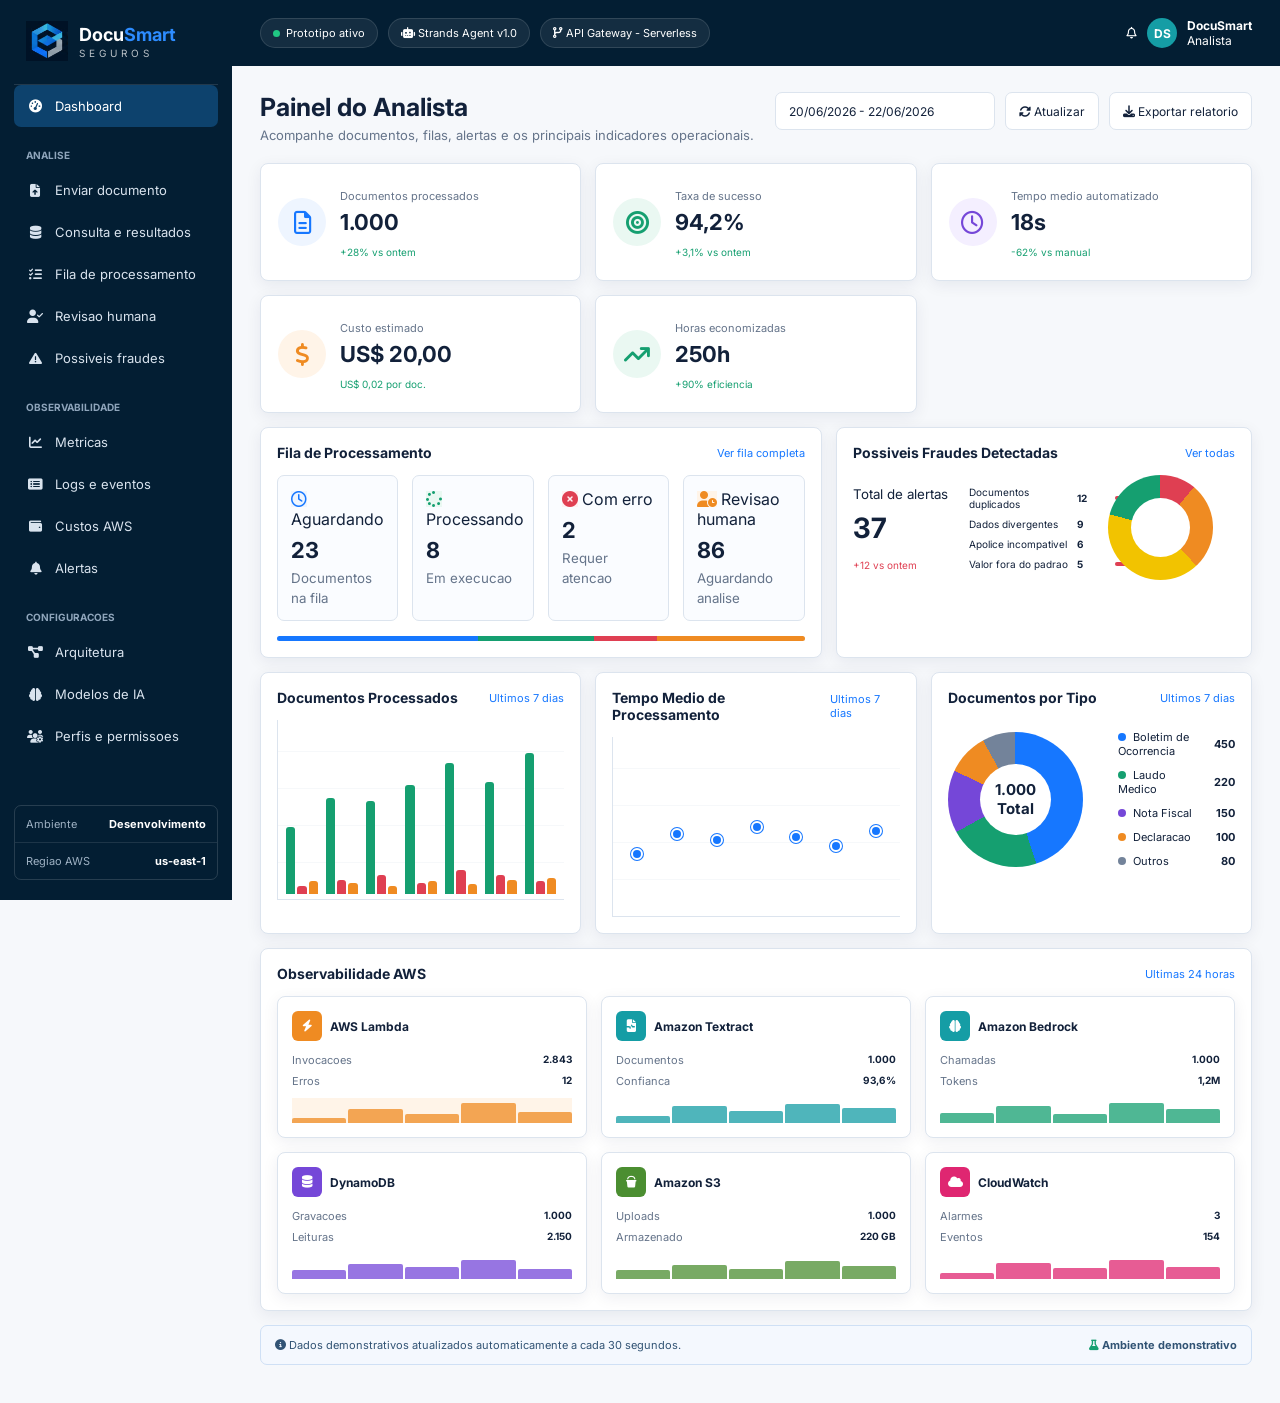
<file: Frontend/analyst/analyst.html>
<!DOCTYPE html>
<html lang="pt-BR">
<head>
    <meta charset="UTF-8">
    <meta name="viewport" content="width=device-width, initial-scale=1.0">
    <title>DocuSmart Seguros - Painel do Analista</title>
    <link rel="preconnect" href="https://fonts.googleapis.com">
    <link rel="preconnect" href="https://fonts.gstatic.com" crossorigin>
    <link href="https://fonts.googleapis.com/css2?family=Inter:wght@400;500;600;700;800&display=swap" rel="stylesheet">
    <link rel="stylesheet" href="https://cdnjs.cloudflare.com/ajax/libs/font-awesome/6.5.1/css/all.min.css">
    <link rel="stylesheet" href="analyst.css">
</head>
<body data-active="dashboard">
    <div class="app-shell">
        <aside class="side-nav" data-analyst-sidebar></aside>

        <main class="app-main">
            <header class="topbar">
                <button class="mobile-menu" data-menu aria-label="Abrir menu"><i class="fas fa-bars"></i></button>
                <div class="top-status">
                    <span class="status-pill"><span class="dot"></span>Prototipo ativo</span>
                    <span class="status-pill"><i class="fas fa-robot"></i> Strands Agent v1.0</span>
                    <span class="status-pill"><i class="fas fa-code-branch"></i> API Gateway - Serverless</span>
                </div>
                <div class="top-user">
                    <i class="far fa-bell"></i>
                    <div class="avatar">DS</div>
                    <span><strong>DocuSmart</strong><br>Analista</span>
                </div>
            </header>

            <div class="page">
                <section class="page-head">
                    <div>
                        <h1>Painel do Analista</h1>
                        <p>Acompanhe documentos, filas, alertas e os principais indicadores operacionais.</p>
                    </div>
                    <div class="toolbar">
                        <input class="control" type="text" value="20/06/2026 - 22/06/2026" aria-label="Periodo">
                        <button class="button" data-refresh><i class="fas fa-rotate"></i> Atualizar</button>
                        <button class="button"><i class="fas fa-download"></i> Exportar relatorio</button>
                    </div>
                </section>

                <section class="grid metrics-grid">
                    <article class="metric-card">
                        <div class="metric-icon tone-blue"><i class="far fa-file-lines"></i></div>
                        <div class="metric-copy"><small>Documentos processados</small><strong>1.000</strong><span class="delta">+28% vs ontem</span></div>
                    </article>
                    <article class="metric-card">
                        <div class="metric-icon tone-green"><i class="fas fa-bullseye"></i></div>
                        <div class="metric-copy"><small>Taxa de sucesso</small><strong>94,2%</strong><span class="delta">+3,1% vs ontem</span></div>
                    </article>
                    <article class="metric-card">
                        <div class="metric-icon tone-purple"><i class="far fa-clock"></i></div>
                        <div class="metric-copy"><small>Tempo medio automatizado</small><strong>18s</strong><span class="delta">-62% vs manual</span></div>
                    </article>
                    <article class="metric-card">
                        <div class="metric-icon tone-orange"><i class="fas fa-dollar-sign"></i></div>
                        <div class="metric-copy"><small>Custo estimado</small><strong>US$ 20,00</strong><span class="delta">US$ 0,02 por doc.</span></div>
                    </article>
                    <article class="metric-card">
                        <div class="metric-icon tone-green"><i class="fas fa-arrow-trend-up"></i></div>
                        <div class="metric-copy"><small>Horas economizadas</small><strong>250h</strong><span class="delta">+90% eficiencia</span></div>
                    </article>
                </section>

                <section class="grid split-grid">
                    <article class="panel">
                        <div class="panel-head"><h2>Fila de Processamento</h2><a href="#">Ver fila completa</a></div>
                        <div class="grid queue-grid">
                            <div class="queue-box"><span><i class="far fa-clock tone-blue"></i> Aguardando</span><strong>23</strong><small>Documentos na fila</small></div>
                            <div class="queue-box"><span><i class="fas fa-spinner tone-green"></i> Processando</span><strong>8</strong><small>Em execucao</small></div>
                            <div class="queue-box"><span><i class="fas fa-circle-xmark tone-red"></i> Com erro</span><strong>2</strong><small>Requer atencao</small></div>
                            <div class="queue-box"><span><i class="fas fa-user-clock tone-orange"></i> Revisao humana</span><strong>86</strong><small>Aguardando analise</small></div>
                        </div>
                        <div class="progress"><span></span><span></span><span></span><span></span></div>
                    </article>

                    <article class="panel">
                        <div class="panel-head"><h2>Possiveis Fraudes Detectadas</h2><a href="#">Ver todas</a></div>
                        <div class="fraud-layout">
                            <div class="fraud-total"><small>Total de alertas</small><strong>37</strong><span class="delta bad">+12 vs ontem</span></div>
                            <div>
                                <div class="bar-row"><span>Documentos duplicados</span><strong>12</strong><div class="bar"><span style="width:100%"></span></div></div>
                                <div class="bar-row"><span>Dados divergentes</span><strong>9</strong><div class="bar"><span style="width:75%"></span></div></div>
                                <div class="bar-row"><span>Apolice incompativel</span><strong>6</strong><div class="bar"><span style="width:50%"></span></div></div>
                                <div class="bar-row"><span>Valor fora do padrao</span><strong>5</strong><div class="bar"><span style="width:42%"></span></div></div>
                            </div>
                            <div class="donut" aria-label="Distribuicao por risco"></div>
                        </div>
                    </article>
                </section>

                <section class="grid chart-grid">
                    <article class="panel">
                        <div class="panel-head"><h2>Documentos Processados</h2><span>Ultimos 7 dias</span></div>
                        <div class="chart" aria-label="Grafico de documentos processados">
                            <div class="chart-column"><span class="success" style="height:42%"></span><span class="error" style="height:5%"></span><span class="review" style="height:8%"></span></div>
                            <div class="chart-column"><span class="success" style="height:60%"></span><span class="error" style="height:9%"></span><span class="review" style="height:7%"></span></div>
                            <div class="chart-column"><span class="success" style="height:58%"></span><span class="error" style="height:12%"></span><span class="review" style="height:5%"></span></div>
                            <div class="chart-column"><span class="success" style="height:68%"></span><span class="error" style="height:7%"></span><span class="review" style="height:8%"></span></div>
                            <div class="chart-column"><span class="success" style="height:82%"></span><span class="error" style="height:15%"></span><span class="review" style="height:6%"></span></div>
                            <div class="chart-column"><span class="success" style="height:70%"></span><span class="error" style="height:12%"></span><span class="review" style="height:9%"></span></div>
                            <div class="chart-column"><span class="success" style="height:88%"></span><span class="error" style="height:8%"></span><span class="review" style="height:10%"></span></div>
                        </div>
                    </article>

                    <article class="panel">
                        <div class="panel-head"><h2>Tempo Medio de Processamento</h2><span>Ultimos 7 dias</span></div>
                        <div class="line-chart" aria-label="Grafico de tempo medio">
                            <span class="line-point" style="--value:35%"></span>
                            <span class="line-point" style="--value:48%"></span>
                            <span class="line-point" style="--value:44%"></span>
                            <span class="line-point" style="--value:52%"></span>
                            <span class="line-point" style="--value:46%"></span>
                            <span class="line-point" style="--value:40%"></span>
                            <span class="line-point" style="--value:50%"></span>
                        </div>
                    </article>

                    <article class="panel">
                        <div class="panel-head"><h2>Documentos por Tipo</h2><span>Ultimos 7 dias</span></div>
                        <div class="types-layout">
                            <div class="types-donut"></div>
                            <div>
                                <div class="legend-row"><span><i class="legend-dot" style="background:#1677ff"></i>Boletim de Ocorrencia</span><strong>450</strong></div>
                                <div class="legend-row"><span><i class="legend-dot" style="background:#159f70"></i>Laudo Medico</span><strong>220</strong></div>
                                <div class="legend-row"><span><i class="legend-dot" style="background:#7547d8"></i>Nota Fiscal</span><strong>150</strong></div>
                                <div class="legend-row"><span><i class="legend-dot" style="background:#ef8b22"></i>Declaracao</span><strong>100</strong></div>
                                <div class="legend-row"><span><i class="legend-dot" style="background:#73839a"></i>Outros</span><strong>80</strong></div>
                            </div>
                        </div>
                    </article>
                </section>

                <section class="panel" style="margin-top:14px">
                    <div class="panel-head"><h2>Observabilidade AWS</h2><span>Ultimas 24 horas</span></div>
                    <div class="grid services-grid">
                        <article class="service-card">
                            <div class="service-title"><i style="background:#ef8b22" class="fas fa-bolt"></i>AWS Lambda</div>
                            <div class="service-stat"><small>Invocacoes</small><strong>2.843</strong></div>
                            <div class="service-stat"><small>Erros</small><strong>12</strong></div>
                            <div class="spark tone-orange"><span style="height:20%"></span><span style="height:55%"></span><span style="height:35%"></span><span style="height:80%"></span><span style="height:45%"></span></div>
                        </article>
                        <article class="service-card">
                            <div class="service-title"><i style="background:#159da5" class="fas fa-file-waveform"></i>Amazon Textract</div>
                            <div class="service-stat"><small>Documentos</small><strong>1.000</strong></div>
                            <div class="service-stat"><small>Confianca</small><strong>93,6%</strong></div>
                            <div class="spark" style="color:#159da5"><span style="height:30%"></span><span style="height:70%"></span><span style="height:48%"></span><span style="height:78%"></span><span style="height:60%"></span></div>
                        </article>
                        <article class="service-card">
                            <div class="service-title"><i style="background:#159da5" class="fas fa-brain"></i>Amazon Bedrock</div>
                            <div class="service-stat"><small>Chamadas</small><strong>1.000</strong></div>
                            <div class="service-stat"><small>Tokens</small><strong>1,2M</strong></div>
                            <div class="spark" style="color:#159f70"><span style="height:42%"></span><span style="height:70%"></span><span style="height:35%"></span><span style="height:82%"></span><span style="height:55%"></span></div>
                        </article>
                        <article class="service-card">
                            <div class="service-title"><i style="background:#7547d8" class="fas fa-database"></i>DynamoDB</div>
                            <div class="service-stat"><small>Gravacoes</small><strong>1.000</strong></div>
                            <div class="service-stat"><small>Leituras</small><strong>2.150</strong></div>
                            <div class="spark" style="color:#7547d8"><span style="height:35%"></span><span style="height:62%"></span><span style="height:48%"></span><span style="height:75%"></span><span style="height:42%"></span></div>
                        </article>
                        <article class="service-card">
                            <div class="service-title"><i style="background:#4b8e31" class="fas fa-bucket"></i>Amazon S3</div>
                            <div class="service-stat"><small>Uploads</small><strong>1.000</strong></div>
                            <div class="service-stat"><small>Armazenado</small><strong>220 GB</strong></div>
                            <div class="spark" style="color:#4b8e31"><span style="height:35%"></span><span style="height:55%"></span><span style="height:40%"></span><span style="height:72%"></span><span style="height:52%"></span></div>
                        </article>
                        <article class="service-card">
                            <div class="service-title"><i style="background:#df2671" class="fas fa-cloud"></i>CloudWatch</div>
                            <div class="service-stat"><small>Alarmes</small><strong>3</strong></div>
                            <div class="service-stat"><small>Eventos</small><strong>154</strong></div>
                            <div class="spark" style="color:#df2671"><span style="height:25%"></span><span style="height:65%"></span><span style="height:45%"></span><span style="height:78%"></span><span style="height:50%"></span></div>
                        </article>
                    </div>
                </section>

                <div class="notice">
                    <span><i class="fas fa-circle-info"></i> Dados demonstrativos atualizados automaticamente a cada 30 segundos.</span>
                    <strong><i class="fas fa-flask" style="color:#159f70"></i> Ambiente demonstrativo</strong>
                </div>
            </div>
        </main>
    </div>
    <script src="analyst.js"></script>
</body>
</html>
</file>
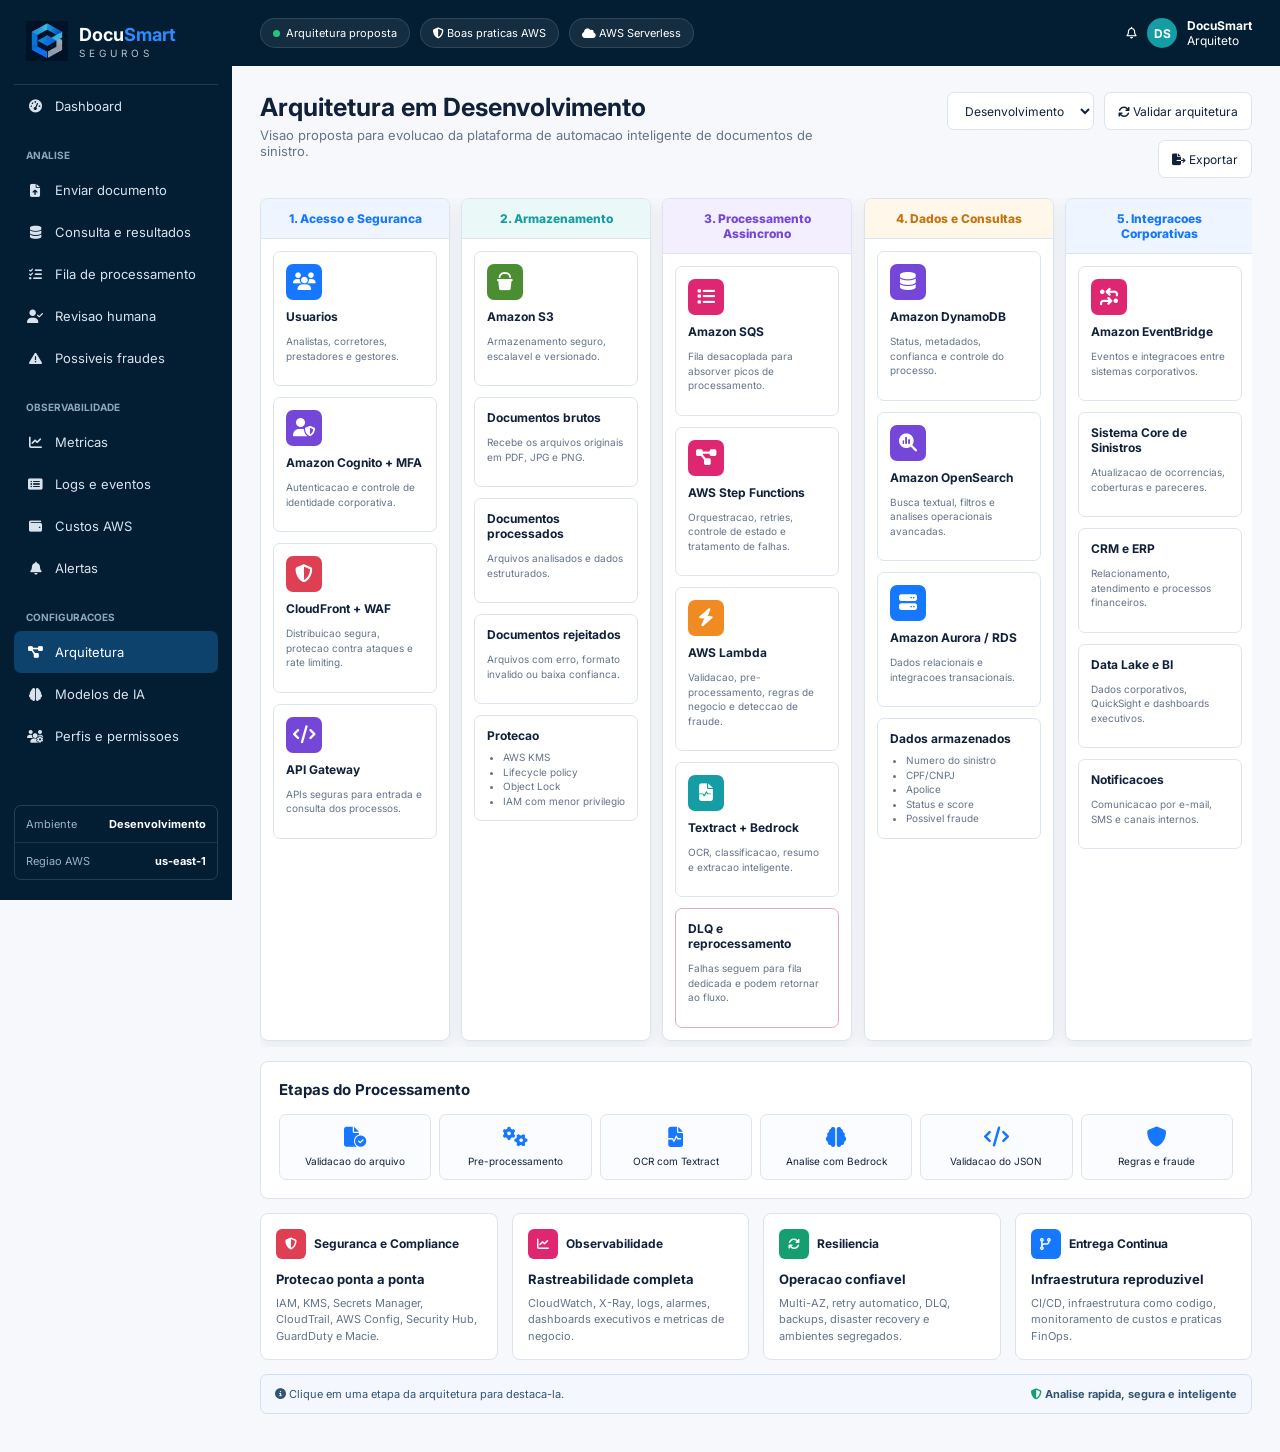
<file: Frontend/analyst/architecture.html>
<!DOCTYPE html>
<html lang="pt-BR">
<head>
    <meta charset="UTF-8">
    <meta name="viewport" content="width=device-width, initial-scale=1.0">
    <title>DocuSmart Seguros - Arquitetura em Desenvolvimento</title>
    <link rel="preconnect" href="https://fonts.googleapis.com">
    <link rel="preconnect" href="https://fonts.gstatic.com" crossorigin>
    <link href="https://fonts.googleapis.com/css2?family=Inter:wght@400;500;600;700;800&display=swap" rel="stylesheet">
    <link rel="stylesheet" href="https://cdnjs.cloudflare.com/ajax/libs/font-awesome/6.5.1/css/all.min.css">
    <link rel="stylesheet" href="analyst.css">
</head>
<body data-active="architecture">
    <div class="app-shell">
        <aside class="side-nav" data-analyst-sidebar></aside>

        <main class="app-main">
            <header class="topbar">
                <button class="mobile-menu" data-menu aria-label="Abrir menu"><i class="fas fa-bars"></i></button>
                <div class="top-status">
                    <span class="status-pill"><span class="dot"></span>Arquitetura proposta</span>
                    <span class="status-pill"><i class="fas fa-shield-halved"></i> Boas praticas AWS</span>
                    <span class="status-pill"><i class="fas fa-cloud"></i> AWS Serverless</span>
                </div>
                <div class="top-user">
                    <i class="far fa-bell"></i>
                    <div class="avatar">DS</div>
                    <span><strong>DocuSmart</strong><br>Arquiteto</span>
                </div>
            </header>

            <div class="page">
                <section class="page-head">
                    <div>
                        <h1>Arquitetura em Desenvolvimento</h1>
                        <p>Visao proposta para evolucao da plataforma de automacao inteligente de documentos de sinistro.</p>
                    </div>
                    <div class="toolbar">
                        <select class="control" aria-label="Ambiente">
                            <option>Desenvolvimento</option>
                            <option>Homologacao</option>
                            <option>Producao futura</option>
                        </select>
                        <button class="button" data-refresh><i class="fas fa-arrows-rotate"></i> Validar arquitetura</button>
                        <button class="button"><i class="fas fa-file-export"></i> Exportar</button>
                    </div>
                </section>

                <section class="grid arch-flow">
                    <article class="arch-stage" data-stage>
                        <div class="stage-head" style="color:#1677ff;background:#eef5ff">1. Acesso e Seguranca</div>
                        <div class="stage-body">
                            <div class="arch-node">
                                <div class="node-icon" style="background:#1677ff"><i class="fas fa-users"></i></div>
                                <h3>Usuarios</h3>
                                <p>Analistas, corretores, prestadores e gestores.</p>
                            </div>
                            <div class="arch-node">
                                <div class="node-icon" style="background:#7547d8"><i class="fas fa-user-shield"></i></div>
                                <h3>Amazon Cognito + MFA</h3>
                                <p>Autenticacao e controle de identidade corporativa.</p>
                            </div>
                            <div class="arch-node">
                                <div class="node-icon" style="background:#df3f52"><i class="fas fa-shield-halved"></i></div>
                                <h3>CloudFront + WAF</h3>
                                <p>Distribuicao segura, protecao contra ataques e rate limiting.</p>
                            </div>
                            <div class="arch-node">
                                <div class="node-icon" style="background:#7547d8"><i class="fas fa-code"></i></div>
                                <h3>API Gateway</h3>
                                <p>APIs seguras para entrada e consulta dos processos.</p>
                            </div>
                        </div>
                    </article>

                    <article class="arch-stage" data-stage>
                        <div class="stage-head" style="color:#159da5;background:#eaf8f7">2. Armazenamento</div>
                        <div class="stage-body">
                            <div class="arch-node">
                                <div class="node-icon" style="background:#4b8e31"><i class="fas fa-bucket"></i></div>
                                <h3>Amazon S3</h3>
                                <p>Armazenamento seguro, escalavel e versionado.</p>
                            </div>
                            <div class="arch-node"><h3>Documentos brutos</h3><p>Recebe os arquivos originais em PDF, JPG e PNG.</p></div>
                            <div class="arch-node"><h3>Documentos processados</h3><p>Arquivos analisados e dados estruturados.</p></div>
                            <div class="arch-node"><h3>Documentos rejeitados</h3><p>Arquivos com erro, formato invalido ou baixa confianca.</p></div>
                            <div class="arch-node">
                                <h3>Protecao</h3>
                                <ul><li>AWS KMS</li><li>Lifecycle policy</li><li>Object Lock</li><li>IAM com menor privilegio</li></ul>
                            </div>
                        </div>
                    </article>

                    <article class="arch-stage" data-stage>
                        <div class="stage-head" style="color:#7547d8;background:#f4efff">3. Processamento Assincrono</div>
                        <div class="stage-body">
                            <div class="arch-node">
                                <div class="node-icon" style="background:#df2671"><i class="fas fa-list"></i></div>
                                <h3>Amazon SQS</h3>
                                <p>Fila desacoplada para absorver picos de processamento.</p>
                            </div>
                            <div class="arch-node">
                                <div class="node-icon" style="background:#df2671"><i class="fas fa-diagram-project"></i></div>
                                <h3>AWS Step Functions</h3>
                                <p>Orquestracao, retries, controle de estado e tratamento de falhas.</p>
                            </div>
                            <div class="arch-node">
                                <div class="node-icon" style="background:#ef8b22"><i class="fas fa-bolt"></i></div>
                                <h3>AWS Lambda</h3>
                                <p>Validacao, pre-processamento, regras de negocio e deteccao de fraude.</p>
                            </div>
                            <div class="arch-node">
                                <div class="node-icon" style="background:#159da5"><i class="fas fa-file-waveform"></i></div>
                                <h3>Textract + Bedrock</h3>
                                <p>OCR, classificacao, resumo e extracao inteligente.</p>
                            </div>
                            <div class="arch-node" style="border-color:#e5aac3">
                                <h3>DLQ e reprocessamento</h3>
                                <p>Falhas seguem para fila dedicada e podem retornar ao fluxo.</p>
                            </div>
                        </div>
                    </article>

                    <article class="arch-stage" data-stage>
                        <div class="stage-head" style="color:#c27612;background:#fff7e9">4. Dados e Consultas</div>
                        <div class="stage-body">
                            <div class="arch-node">
                                <div class="node-icon" style="background:#7547d8"><i class="fas fa-database"></i></div>
                                <h3>Amazon DynamoDB</h3>
                                <p>Status, metadados, confianca e controle do processo.</p>
                            </div>
                            <div class="arch-node">
                                <div class="node-icon" style="background:#7547d8"><i class="fas fa-magnifying-glass-chart"></i></div>
                                <h3>Amazon OpenSearch</h3>
                                <p>Busca textual, filtros e analises operacionais avancadas.</p>
                            </div>
                            <div class="arch-node">
                                <div class="node-icon" style="background:#1677ff"><i class="fas fa-server"></i></div>
                                <h3>Amazon Aurora / RDS</h3>
                                <p>Dados relacionais e integracoes transacionais.</p>
                            </div>
                            <div class="arch-node">
                                <h3>Dados armazenados</h3>
                                <ul><li>Numero do sinistro</li><li>CPF/CNPJ</li><li>Apolice</li><li>Status e score</li><li>Possivel fraude</li></ul>
                            </div>
                        </div>
                    </article>

                    <article class="arch-stage" data-stage>
                        <div class="stage-head" style="color:#1677ff;background:#eef5ff">5. Integracoes Corporativas</div>
                        <div class="stage-body">
                            <div class="arch-node">
                                <div class="node-icon" style="background:#df2671"><i class="fas fa-arrows-turn-to-dots"></i></div>
                                <h3>Amazon EventBridge</h3>
                                <p>Eventos e integracoes entre sistemas corporativos.</p>
                            </div>
                            <div class="arch-node"><h3>Sistema Core de Sinistros</h3><p>Atualizacao de ocorrencias, coberturas e pareceres.</p></div>
                            <div class="arch-node"><h3>CRM e ERP</h3><p>Relacionamento, atendimento e processos financeiros.</p></div>
                            <div class="arch-node"><h3>Data Lake e BI</h3><p>Dados corporativos, QuickSight e dashboards executivos.</p></div>
                            <div class="arch-node"><h3>Notificacoes</h3><p>Comunicacao por e-mail, SMS e canais internos.</p></div>
                        </div>
                    </article>
                </section>

                <section class="pipeline">
                    <h2>Etapas do Processamento</h2>
                    <div class="pipeline-steps">
                        <div class="pipeline-step"><i class="fas fa-file-circle-check"></i>Validacao do arquivo</div>
                        <div class="pipeline-step"><i class="fas fa-gears"></i>Pre-processamento</div>
                        <div class="pipeline-step"><i class="fas fa-file-waveform"></i>OCR com Textract</div>
                        <div class="pipeline-step"><i class="fas fa-brain"></i>Analise com Bedrock</div>
                        <div class="pipeline-step"><i class="fas fa-code"></i>Validacao do JSON</div>
                        <div class="pipeline-step"><i class="fas fa-shield"></i>Regras e fraude</div>
                    </div>
                </section>

                <section class="grid governance-grid">
                    <article class="governance-card">
                        <div class="service-title"><i style="background:#df3f52" class="fas fa-shield-halved"></i>Seguranca e Compliance</div>
                        <h3>Protecao ponta a ponta</h3>
                        <p>IAM, KMS, Secrets Manager, CloudTrail, AWS Config, Security Hub, GuardDuty e Macie.</p>
                    </article>
                    <article class="governance-card">
                        <div class="service-title"><i style="background:#df2671" class="fas fa-chart-line"></i>Observabilidade</div>
                        <h3>Rastreabilidade completa</h3>
                        <p>CloudWatch, X-Ray, logs, alarmes, dashboards executivos e metricas de negocio.</p>
                    </article>
                    <article class="governance-card">
                        <div class="service-title"><i style="background:#159f70" class="fas fa-arrows-rotate"></i>Resiliencia</div>
                        <h3>Operacao confiavel</h3>
                        <p>Multi-AZ, retry automatico, DLQ, backups, disaster recovery e ambientes segregados.</p>
                    </article>
                    <article class="governance-card">
                        <div class="service-title"><i style="background:#1677ff" class="fas fa-code-branch"></i>Entrega Continua</div>
                        <h3>Infraestrutura reproduzivel</h3>
                        <p>CI/CD, infraestrutura como codigo, monitoramento de custos e praticas FinOps.</p>
                    </article>
                </section>

                <div class="notice">
                    <span><i class="fas fa-circle-info"></i> Clique em uma etapa da arquitetura para destaca-la.</span>
                    <strong><i class="fas fa-shield-halved" style="color:#159f70"></i> Analise rapida, segura e inteligente</strong>
                </div>
            </div>
        </main>
    </div>
    <script src="analyst.js"></script>
</body>
</html>
</file>
<file: Frontend/analyst/analyst.css>
:root {
    --navy: #031e33;
    --navy-2: #082b49;
    --blue: #1677ff;
    --blue-soft: #eef5ff;
    --green: #159f70;
    --green-soft: #eaf8f2;
    --orange: #ef8b22;
    --orange-soft: #fff4e8;
    --red: #df3f52;
    --red-soft: #fff0f2;
    --purple: #7547d8;
    --purple-soft: #f4efff;
    --cyan: #159da5;
    --ink: #12213a;
    --muted: #65748a;
    --line: #dce4ee;
    --surface: #ffffff;
    --canvas: #f6f8fb;
    --shadow: 0 4px 16px rgba(15, 35, 65, 0.07);
}

* {
    box-sizing: border-box;
}

html {
    min-width: 320px;
}

body {
    margin: 0;
    min-height: 100vh;
    background: var(--canvas);
    color: var(--ink);
    font-family: Inter, Arial, sans-serif;
}

button,
input,
select {
    font: inherit;
}

a {
    color: inherit;
    text-decoration: none;
}

.app-shell {
    min-height: 100vh;
    display: grid;
    grid-template-columns: 232px minmax(0, 1fr);
}

.side-nav {
    position: sticky;
    top: 0;
    height: 100vh;
    overflow-y: auto;
    padding: 20px 14px;
    background: var(--navy);
    color: #fff;
    display: flex;
    flex-direction: column;
    z-index: 20;
}

.brand {
    display: flex;
    align-items: center;
    gap: 11px;
    padding: 0 12px 22px;
    border-bottom: 1px solid rgba(255, 255, 255, 0.12);
}

.brand img {
    width: 42px;
    height: 42px;
    object-fit: contain;
}

.brand strong {
    display: block;
    font-size: 18px;
}

.brand strong span {
    color: #2d8cff;
}

.brand small {
    display: block;
    margin-top: 2px;
    font-size: 10px;
    letter-spacing: 4px;
    opacity: 0.72;
}

.nav-label {
    margin: 22px 12px 8px;
    color: #8fa5bb;
    font-size: 10px;
    font-weight: 700;
    text-transform: uppercase;
}

.nav-item {
    display: flex;
    align-items: center;
    gap: 11px;
    min-height: 42px;
    padding: 10px 12px;
    border-radius: 7px;
    color: #d9e3ee;
    font-size: 13px;
    transition: background 160ms ease, color 160ms ease;
}

.nav-item:hover,
.nav-item.active {
    color: #fff;
    background: #0d426d;
}

.nav-item i {
    width: 18px;
    text-align: center;
}

.nav-footer {
    margin-top: auto;
    padding-top: 18px;
}

.env-card {
    border: 1px solid rgba(255, 255, 255, 0.14);
    border-radius: 7px;
    overflow: hidden;
}

.env-row {
    display: flex;
    justify-content: space-between;
    gap: 10px;
    padding: 11px;
    font-size: 11px;
    border-bottom: 1px solid rgba(255, 255, 255, 0.1);
}

.env-row:last-child {
    border-bottom: 0;
}

.env-row span {
    color: #9eb1c3;
}

.app-main {
    min-width: 0;
}

.topbar {
    height: 66px;
    padding: 0 28px;
    background: var(--navy);
    color: #fff;
    display: flex;
    align-items: center;
    justify-content: space-between;
    gap: 18px;
}

.top-status,
.top-user,
.toolbar,
.inline {
    display: flex;
    align-items: center;
}

.top-status {
    gap: 10px;
}

.status-pill {
    padding: 7px 12px;
    border: 1px solid rgba(255, 255, 255, 0.12);
    border-radius: 999px;
    background: rgba(255, 255, 255, 0.07);
    font-size: 11px;
    white-space: nowrap;
}

.status-pill .dot {
    display: inline-block;
    width: 7px;
    height: 7px;
    margin-right: 6px;
    border-radius: 50%;
    background: #20c783;
}

.top-user {
    gap: 10px;
    font-size: 12px;
}

.avatar {
    width: 30px;
    height: 30px;
    border-radius: 50%;
    background: var(--cyan);
    display: grid;
    place-items: center;
    font-weight: 700;
}

.mobile-menu {
    display: none;
    width: 40px;
    height: 40px;
    border: 0;
    border-radius: 6px;
    background: rgba(255, 255, 255, 0.1);
    color: #fff;
}

.page {
    padding: 26px 28px 38px;
}

.page-head {
    display: flex;
    align-items: flex-start;
    justify-content: space-between;
    gap: 20px;
    margin-bottom: 20px;
}

.page-head h1 {
    margin: 0 0 5px;
    font-size: 25px;
}

.page-head p {
    margin: 0;
    color: var(--muted);
    font-size: 13px;
}

.toolbar {
    justify-content: flex-end;
    gap: 10px;
    flex-wrap: wrap;
}

.control,
.button {
    min-height: 38px;
    padding: 0 13px;
    border: 1px solid var(--line);
    border-radius: 7px;
    background: #fff;
    color: var(--ink);
    font-size: 12px;
}

.button {
    cursor: pointer;
}

.button:hover {
    border-color: #aebdce;
    box-shadow: var(--shadow);
}

.grid {
    display: grid;
    gap: 14px;
}

.metrics-grid {
    grid-template-columns: repeat(5, minmax(0, 1fr));
}

.metric-card,
.panel,
.service-card,
.arch-stage {
    border: 1px solid var(--line);
    border-radius: 8px;
    background: var(--surface);
    box-shadow: var(--shadow);
}

.metric-card {
    min-height: 118px;
    padding: 17px;
    display: flex;
    align-items: center;
    gap: 14px;
}

.metric-icon {
    flex: 0 0 auto;
    width: 48px;
    height: 48px;
    border-radius: 50%;
    display: grid;
    place-items: center;
    font-size: 23px;
}

.tone-blue { color: var(--blue); background: var(--blue-soft); }
.tone-green { color: var(--green); background: var(--green-soft); }
.tone-purple { color: var(--purple); background: var(--purple-soft); }
.tone-orange { color: var(--orange); background: var(--orange-soft); }
.tone-red { color: var(--red); background: var(--red-soft); }

.metric-copy small,
.service-card small {
    color: var(--muted);
    font-size: 11px;
}

.metric-copy strong {
    display: block;
    margin: 5px 0;
    font-size: 22px;
}

.delta {
    color: var(--green);
    font-size: 10px;
}

.delta.bad {
    color: var(--red);
}

.split-grid {
    margin-top: 14px;
    grid-template-columns: 1.35fr 1fr;
}

.panel {
    padding: 16px;
}

.panel-head {
    display: flex;
    align-items: center;
    justify-content: space-between;
    gap: 10px;
    margin-bottom: 14px;
}

.panel-head h2 {
    margin: 0;
    font-size: 14px;
}

.panel-head a,
.panel-head span {
    color: var(--blue);
    font-size: 11px;
}

.queue-grid {
    grid-template-columns: repeat(4, minmax(0, 1fr));
}

.queue-box {
    padding: 13px;
    border: 1px solid var(--line);
    border-radius: 7px;
    background: #fafcff;
}

.queue-box strong {
    display: block;
    margin: 8px 0 4px;
    font-size: 22px;
}

.queue-box small {
    color: var(--muted);
}

.progress {
    height: 5px;
    margin-top: 15px;
    border-radius: 999px;
    overflow: hidden;
    background: #edf1f5;
    display: flex;
}

.progress span:nth-child(1) { width: 38%; background: var(--blue); }
.progress span:nth-child(2) { width: 22%; background: var(--green); }
.progress span:nth-child(3) { width: 12%; background: var(--red); }
.progress span:nth-child(4) { width: 28%; background: var(--orange); }

.fraud-layout {
    display: grid;
    grid-template-columns: 100px minmax(0, 1fr) 150px;
    gap: 16px;
    align-items: center;
}

.fraud-total strong {
    display: block;
    margin: 8px 0;
    font-size: 28px;
}

.bar-row {
    display: grid;
    grid-template-columns: minmax(100px, 1fr) 30px 70px;
    align-items: center;
    gap: 8px;
    margin: 8px 0;
    font-size: 10px;
}

.bar {
    height: 4px;
    border-radius: 999px;
    background: #edf0f4;
}

.bar span {
    display: block;
    height: 100%;
    border-radius: inherit;
    background: var(--red);
}

.donut {
    width: 105px;
    aspect-ratio: 1;
    margin: auto;
    border-radius: 50%;
    background: conic-gradient(var(--red) 0 11%, var(--orange) 11% 38%, #f2c300 38% 79%, var(--green) 79% 100%);
    position: relative;
}

.donut::after {
    content: "";
    position: absolute;
    inset: 23px;
    border-radius: 50%;
    background: #fff;
}

.chart-grid {
    margin-top: 14px;
    grid-template-columns: repeat(3, minmax(0, 1fr));
}

.chart {
    height: 180px;
    display: flex;
    align-items: flex-end;
    gap: 8px;
    padding: 14px 8px 5px;
    border-left: 1px solid var(--line);
    border-bottom: 1px solid var(--line);
    background: repeating-linear-gradient(to top, transparent 0 36px, #edf1f5 37px);
}

.chart-column {
    flex: 1;
    display: flex;
    align-items: flex-end;
    gap: 2px;
    height: 100%;
}

.chart-column span {
    flex: 1;
    min-width: 3px;
    border-radius: 3px 3px 0 0;
}

.chart-column .success { background: var(--green); }
.chart-column .error { background: var(--red); }
.chart-column .review { background: var(--orange); }

.line-chart {
    height: 180px;
    padding: 16px 10px 8px;
    display: flex;
    align-items: flex-end;
    gap: 13px;
    border-left: 1px solid var(--line);
    border-bottom: 1px solid var(--line);
    background: repeating-linear-gradient(to top, transparent 0 36px, #edf1f5 37px);
}

.line-point {
    flex: 1;
    position: relative;
    height: 100%;
}

.line-point::after {
    content: "";
    position: absolute;
    left: 50%;
    bottom: var(--value);
    width: 8px;
    height: 8px;
    transform: translate(-50%, 50%);
    border: 2px solid #fff;
    border-radius: 50%;
    background: var(--blue);
    box-shadow: 0 0 0 1px var(--blue);
}

.types-layout {
    display: grid;
    grid-template-columns: 150px minmax(0, 1fr);
    align-items: center;
    gap: 20px;
}

.types-donut {
    width: 135px;
    aspect-ratio: 1;
    border-radius: 50%;
    background: conic-gradient(var(--blue) 0 45%, var(--green) 45% 67%, var(--purple) 67% 82%, var(--orange) 82% 92%, #73839a 92% 100%);
    position: relative;
}

.types-donut::after {
    content: "1.000\A Total";
    white-space: pre;
    position: absolute;
    inset: 32px;
    border-radius: 50%;
    background: #fff;
    display: grid;
    place-items: center;
    text-align: center;
    font-weight: 700;
    font-size: 15px;
}

.legend-row {
    display: flex;
    align-items: center;
    justify-content: space-between;
    gap: 10px;
    margin: 10px 0;
    font-size: 11px;
}

.legend-dot {
    width: 8px;
    height: 8px;
    margin-right: 7px;
    border-radius: 50%;
    display: inline-block;
}

.services-grid {
    grid-template-columns: repeat(6, minmax(0, 1fr));
}

.service-card {
    padding: 14px;
}

.service-title {
    display: flex;
    align-items: center;
    gap: 8px;
    margin-bottom: 12px;
    font-size: 12px;
    font-weight: 700;
}

.service-title i {
    width: 30px;
    height: 30px;
    border-radius: 6px;
    display: grid;
    place-items: center;
    color: #fff;
}

.service-stat {
    display: flex;
    justify-content: space-between;
    gap: 8px;
    margin: 7px 0;
    font-size: 10px;
}

.spark {
    height: 25px;
    margin-top: 10px;
    display: flex;
    align-items: flex-end;
    gap: 2px;
}

.spark span {
    flex: 1;
    border-radius: 2px 2px 0 0;
    background: currentColor;
    opacity: 0.75;
}

.notice {
    margin-top: 14px;
    padding: 12px 14px;
    border: 1px solid #cfe0f5;
    border-radius: 7px;
    background: #f4f8fe;
    color: #315374;
    display: flex;
    align-items: center;
    justify-content: space-between;
    gap: 12px;
    font-size: 11px;
}

.arch-flow {
    grid-template-columns: repeat(5, minmax(180px, 1fr));
    align-items: stretch;
    overflow-x: auto;
    padding-bottom: 6px;
}

.arch-stage {
    min-width: 190px;
    overflow: hidden;
}

.stage-head {
    padding: 12px;
    border-bottom: 1px solid var(--line);
    font-size: 12px;
    font-weight: 800;
    text-align: center;
}

.stage-body {
    padding: 12px;
}

.arch-node {
    position: relative;
    margin-bottom: 11px;
    padding: 12px;
    border: 1px solid var(--line);
    border-radius: 7px;
    background: #fff;
}

.arch-node:last-child {
    margin-bottom: 0;
}

.arch-node h3 {
    margin: 0 0 5px;
    font-size: 12px;
}

.arch-node p,
.arch-node li {
    color: var(--muted);
    font-size: 10px;
    line-height: 1.45;
}

.arch-node ul {
    margin: 7px 0 0;
    padding-left: 16px;
}

.node-icon {
    width: 36px;
    height: 36px;
    margin-bottom: 9px;
    border-radius: 7px;
    display: grid;
    place-items: center;
    color: #fff;
    font-size: 18px;
}

.pipeline {
    margin-top: 14px;
    padding: 18px;
    border: 1px solid var(--line);
    border-radius: 8px;
    background: #fff;
}

.pipeline h2 {
    margin: 0 0 15px;
    font-size: 15px;
}

.pipeline-steps {
    display: grid;
    grid-template-columns: repeat(6, minmax(110px, 1fr));
    gap: 8px;
    overflow-x: auto;
}

.pipeline-step {
    min-width: 110px;
    padding: 12px 10px;
    border: 1px solid var(--line);
    border-radius: 7px;
    text-align: center;
    font-size: 10px;
    background: #fafcff;
}

.pipeline-step i {
    display: block;
    margin-bottom: 8px;
    color: var(--blue);
    font-size: 20px;
}

.governance-grid {
    margin-top: 14px;
    grid-template-columns: repeat(4, minmax(0, 1fr));
}

.governance-card {
    padding: 15px;
    border: 1px solid var(--line);
    border-radius: 8px;
    background: #fff;
}

.governance-card h3 {
    margin: 0 0 8px;
    font-size: 13px;
}

.governance-card p {
    margin: 0;
    color: var(--muted);
    font-size: 11px;
    line-height: 1.5;
}

@media (max-width: 1280px) {
    .metrics-grid {
        grid-template-columns: repeat(3, minmax(0, 1fr));
    }

    .services-grid {
        grid-template-columns: repeat(3, minmax(0, 1fr));
    }
}

@media (max-width: 980px) {
    .app-shell {
        grid-template-columns: 1fr;
    }

    .side-nav {
        position: fixed;
        left: -250px;
        width: 232px;
        transition: left 180ms ease;
    }

    .side-nav.open {
        left: 0;
    }

    .mobile-menu {
        display: grid;
        place-items: center;
    }

    .split-grid,
    .chart-grid {
        grid-template-columns: 1fr;
    }

    .top-status .status-pill:nth-child(n+2) {
        display: none;
    }
}

@media (max-width: 720px) {
    .topbar,
    .page {
        padding-left: 16px;
        padding-right: 16px;
    }

    .page-head {
        flex-direction: column;
    }

    .toolbar {
        width: 100%;
        justify-content: flex-start;
    }

    .metrics-grid,
    .queue-grid,
    .services-grid,
    .governance-grid {
        grid-template-columns: 1fr 1fr;
    }

    .fraud-layout,
    .types-layout {
        grid-template-columns: 1fr;
    }
}

@media (max-width: 480px) {
    .metrics-grid,
    .queue-grid,
    .services-grid,
    .governance-grid {
        grid-template-columns: 1fr;
    }

    .top-user span {
        display: none;
    }
}
</file>
